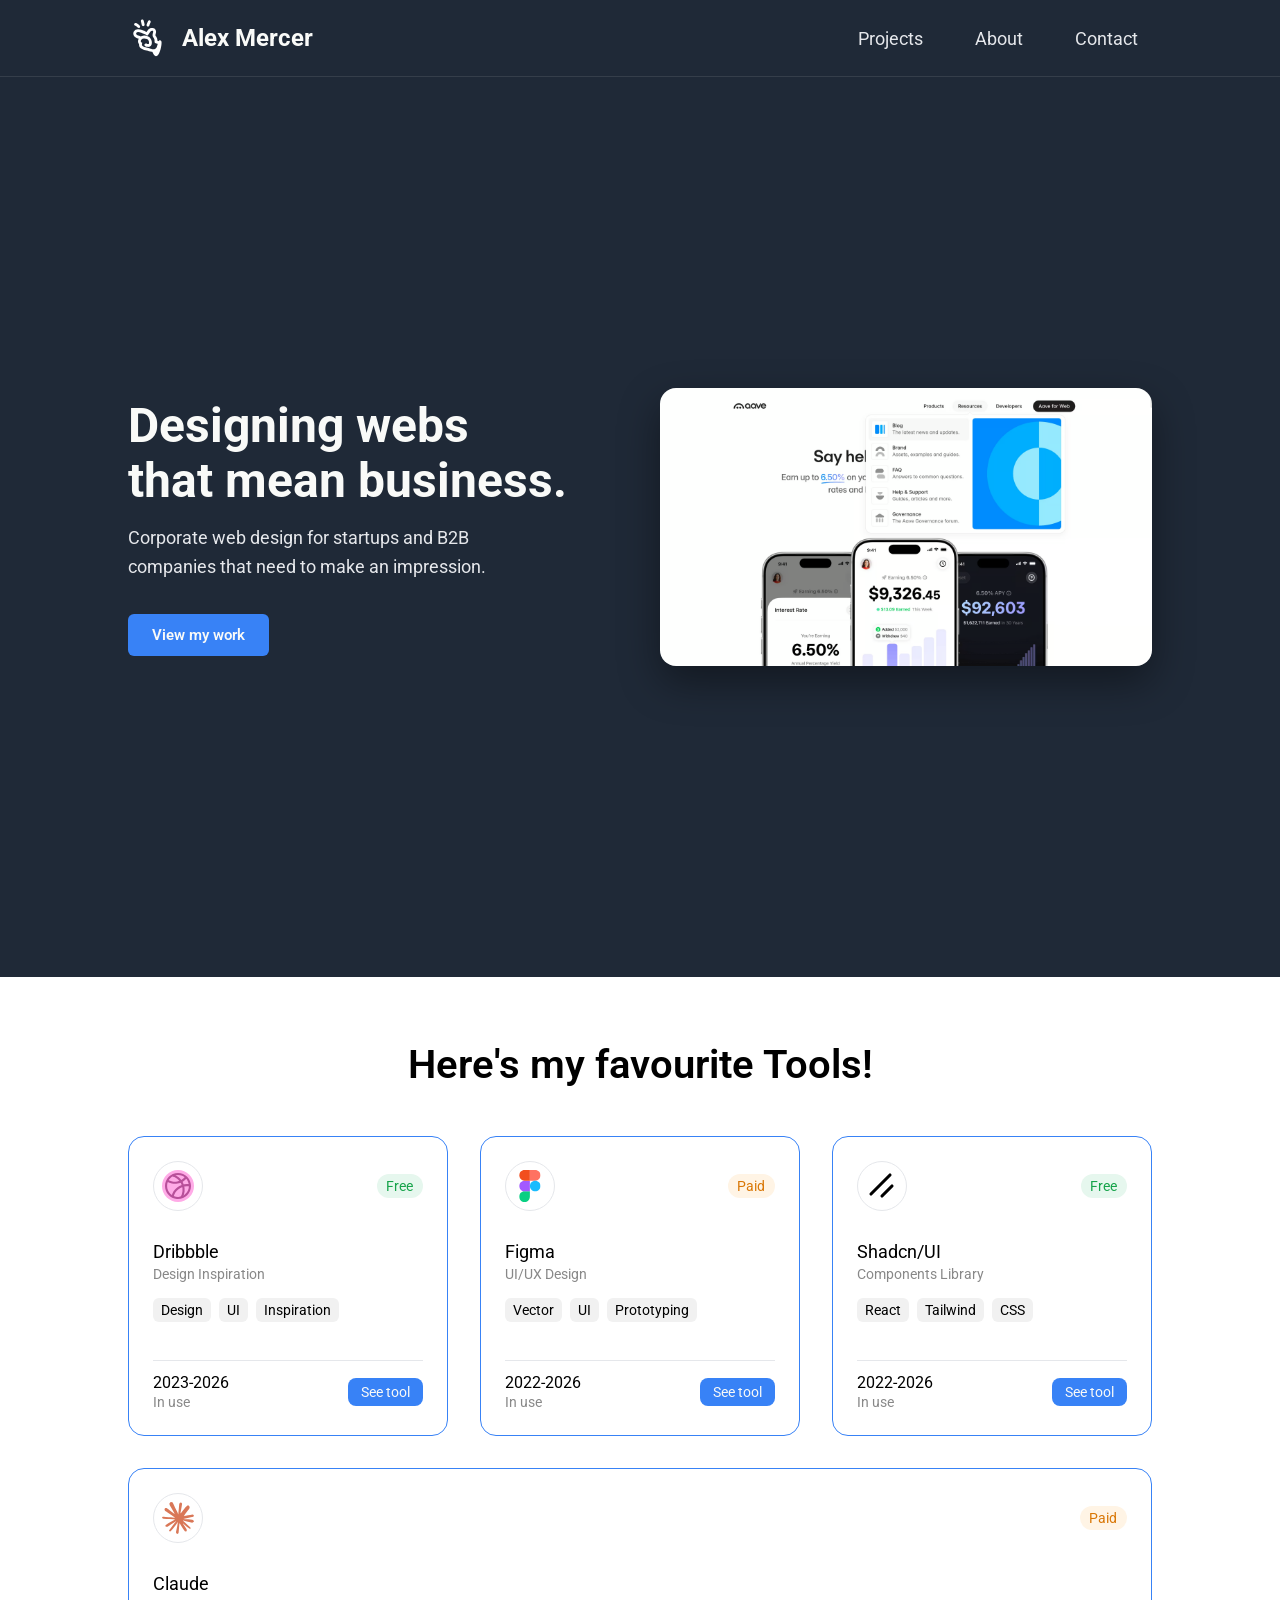
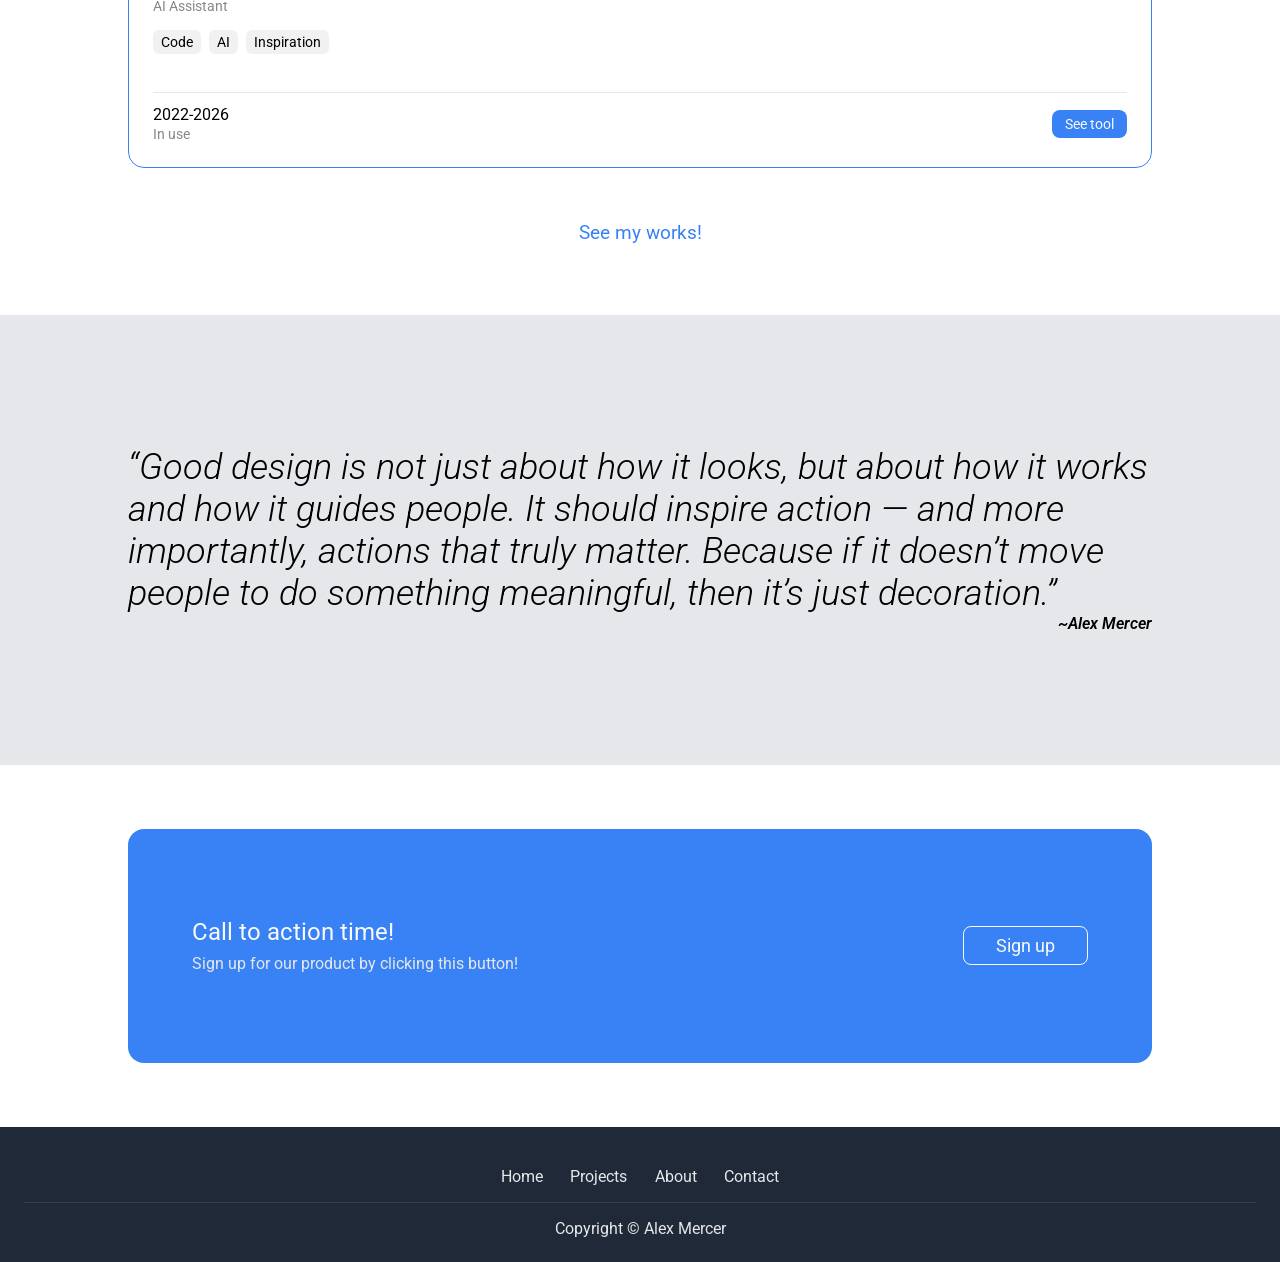
<file: index.html>
<!DOCTYPE html>
<html lang="en">

<head>
  <meta charset="UTF-8">
  <meta name="viewport" content="width=device-width, initial-scale=1.0">

  <meta name="description"
    content="We provide guidance in areas such as leadership development, process refinement, and growth planning - helping you stay resilient in an evolving marketplace.">
  <meta name="author" content="Paula, Daniele and Francesco">

  <meta property="og:title" content="Alex Mercer - Home">
  <meta property="og:description"
    content="We provide guidance in areas such as leadership development, process refinement, and growth planning.">
  <meta property="og:type" content="website">

  <title>Alex Mercer - Home</title>

  <link rel="icon" href="assets/logos/logo.svg" type="image/svg+xml">

  <link rel="preconnect" href="https://fonts.googleapis.com">
  <link rel="preconnect" href="https://fonts.gstatic.com" crossorigin>
  <link
    href="https://fonts.googleapis.com/css2?family=Roboto+Mono:ital,wght@0,100..700;1,100..700&family=Roboto:ital,wght@0,100..900;1,100..900&display=swap"
    rel="stylesheet">

  <link rel="stylesheet" href="https://use.hugeicons.com/font/icons.css">

  <link rel="stylesheet" href="css/base.css">

  <link rel="stylesheet" href="css/components/header.css">
  <link rel="stylesheet" href="css/components/footer.css">

  <link rel="stylesheet" href="css/pages/home.css">
</head>

<body>
  <header class="header">
    <a href="index.html" class="header-logo">
      <img src="assets/logos/logo.svg" alt="Alex Mercer's Logo">
      <span>Alex Mercer</span>
    </a>
    <div>
      <input type="checkbox" id="menu-toggle" class="menu-checkbox">
      <label for="menu-toggle" class="hamburger" aria-label="Toggle navigations">
        <span class="bar"></span>
        <span class="bar"></span>
        <span class="bar"></span>
      </label>

      <nav class="nav">
        <ul class="nav-items">
          <li><a href="projects.html">Projects</a></li>
          <li><a href="about.html">About</a></li>
          <li><a href="contact.html">Contact</a></li>
        </ul>
      </nav>
    </div>
  </header>

  <main>
    <section class="hero-wrapper">
      <section class="hero-section">
        <div class="hero-copy">
          <h1 class="hero-title">
            Designing webs<br>that mean business.
          </h1>
          <p class="hero-sub">Corporate web design for startups and B2B companies that need to make an
            impression.</p>
          <a href="projects.html" class="btn hero-btn">View my work</a>
        </div>
        <div class="hero-visual">
          <img class="hero-img" src="assets/img/Hero.png" alt="One of Alex Mercer's latest Projects">
        </div>
      </section>
    </section>

    <section class="tools-wrapper">
      <h2 class="tools-title">Here's my favourite Tools!</h2>
      <section class="card-section">

        <article class="card">
          <header class="card-header">
            <div class="card-logo">
              <img src="assets/cards-svgs/dribbble.svg" alt="Dribbble Logo">
            </div>
            <div class="card-badge free">
              <p>Free</p>
            </div>
          </header>
          <div class="card-content">
            <h3>Dribbble</h3>
            <p>Design Inspiration</p>
            <ul class="card-labels">
              <li>Design</li>
              <li>UI</li>
              <li>Inspiration</li>
            </ul>
          </div>
          <footer class="card-footer">
            <div class="card-time">
              <p>2023-2026</p>
              <span>In use</span>
            </div>
            <a href="https://dribbble.com/" class="btn card-btn">See tool</a>
          </footer>
        </article>

        <article class="card">
          <header class="card-header">
            <div class="card-logo">
              <img src="assets/cards-svgs/figma.svg" alt="Figma Logo">
            </div>
            <div class="card-badge paid">
              <p>Paid</p>
            </div>
          </header>
          <div class="card-content">
            <h3>Figma</h3>
            <p>UI/UX Design</p>
            <ul class="card-labels">
              <li>Vector</li>
              <li>UI</li>
              <li>Prototyping</li>
            </ul>
          </div>
          <footer class="card-footer">
            <div class="card-time">
              <p>2022-2026</p>
              <span>In use</span>
            </div>
            <a href="https://www.figma.com/" class="btn card-btn">See tool</a>
          </footer>
        </article>

        <article class="card">
          <header class="card-header">
            <div class="card-logo">
              <img src="assets/cards-svgs/shadcn-ui.svg" alt="Shadcn/UI Logo">
            </div>
            <div class="card-badge free">
              <p>Free</p>
            </div>
          </header>
          <div class="card-content">
            <h3>Shadcn/UI</h3>
            <p>Components Library</p>
            <ul class="card-labels">
              <li>React</li>
              <li>Tailwind</li>
              <li>CSS</li>
            </ul>
          </div>
          <footer class="card-footer">
            <div class="card-time">
              <p>2022-2026</p>
              <span>In use</span>
            </div>
            <a href="https://ui.shadcn.com/" class="btn card-btn">See tool</a>
          </footer>
        </article>

        <article class="card">
          <header class="card-header">
            <div class="card-logo">
              <img src="assets/cards-svgs/claude-ai-icon.svg" alt="Claude Logo">
            </div>
            <div class="card-badge paid">
              <p>Paid</p>
            </div>
          </header>
          <div class="card-content">
            <h3>Claude</h3>
            <p>AI Assistant</p>
            <ul class="card-labels">
              <li>Code</li>
              <li>AI</li>
              <li>Inspiration</li>
            </ul>
          </div>
          <footer class="card-footer">
            <div class="card-time">
              <p>2022-2026</p>
              <span>In use</span>
            </div>
            <a href="https://claude.ai/" class="btn card-btn">See tool</a>
          </footer>
        </article>
      </section>
      <a href="projects.html" class="tools-cta">
        <h3>See my works!</h3>
      </a>
    </section>

    <section class="banner-section">
      <blockquote>
        <p class="banner-quote">“Good design is not just about how it looks, but about how it works and how it
          guides
          people. It should inspire action —
          and more importantly, actions that truly matter. Because if it doesn’t move people to do something
          meaningful, then it’s
          just decoration.”
        </p>
        <cite class="quote-author">~Alex Mercer</cite>
      </blockquote>
    </section>

    <section class="cta-section">
      <div class="cta-text">
        <h4>Call to action time!</h4>
        <p>Sign up for our product by clicking this button!</p>
      </div>
      <div class="cta-btn-container">
        <a href="contact.html" class="cta-btn">Sign up</a>
      </div>
    </section>
  </main>

  <footer class="footer">
    <nav>
      <ul class="nav-footer">
        <li><a href="index.html">Home</a></li>
        <li><a href="projects.html">Projects</a></li>
        <li><a href="about.html">About</a></li>
        <li><a href="contact.html">Contact</a></li>
      </ul>
    </nav>
    <p>Copyright © Alex Mercer</p>
  </footer>
</body>

</html>
</file>
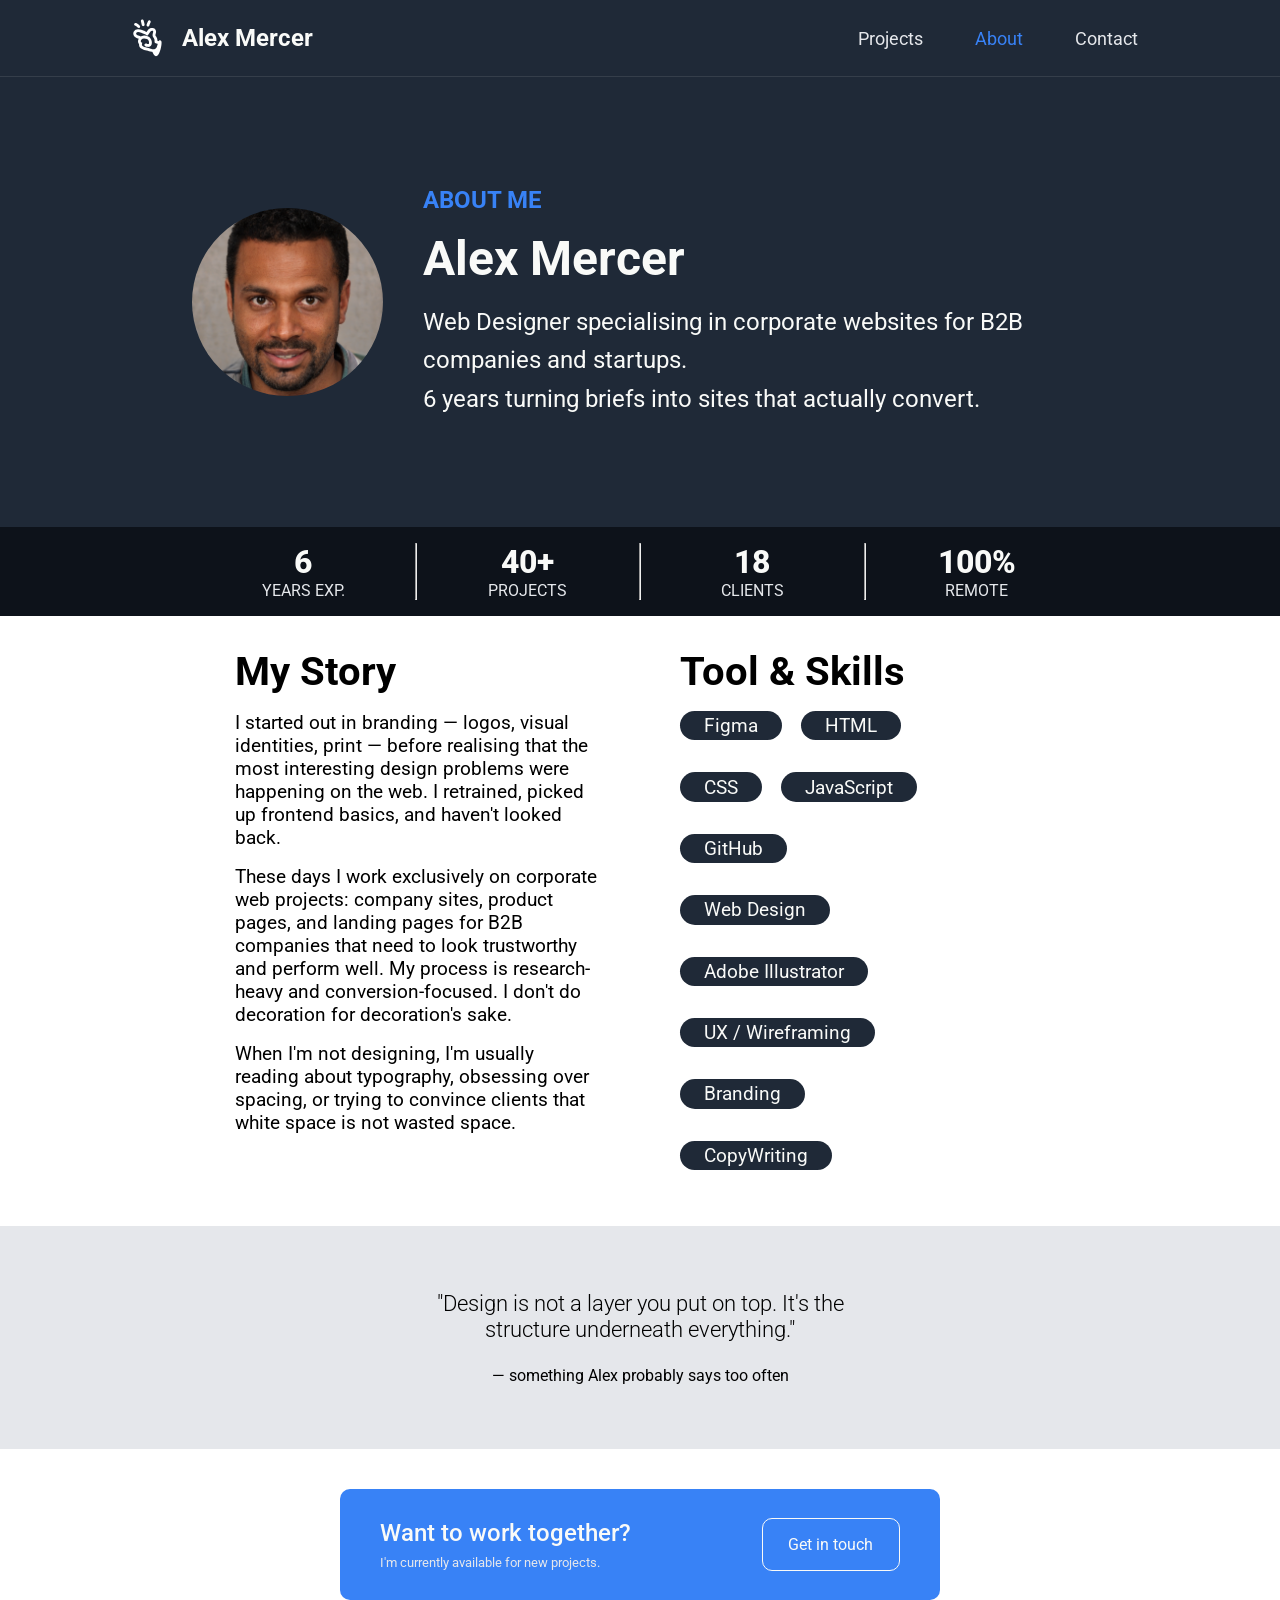
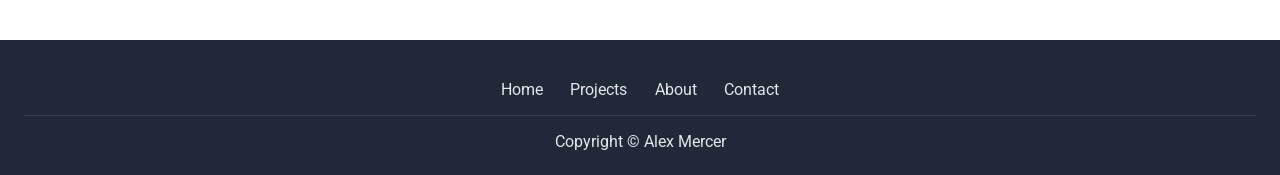
<file: about.html>
<!DOCTYPE html>
<html lang="en">

<head>
    <meta charset="UTF-8">
    <meta name="viewport" content="width=device-width, initial-scale=1.0">

    <meta name="description"
        content="We provide guidance in areas such as leadership development, process refinement, and growth planning - helping you stay resilient in an evolving marketplace.">
    <meta name="author" content="Paula, Daniele and Francesco">

    <meta property="og:title" content="Alex Mercer - About">
    <meta property="og:description"
        content="We provide guidance in areas such as leadership development, process refinement, and growth planning.">
    <meta property="og:type" content="website">

    <title>Alex Mercer - About</title>

    <link rel="icon" href="assets/logos/logo.svg" type="image/svg+xml">

    <link rel="preconnect" href="https://fonts.googleapis.com">
    <link rel="preconnect" href="https://fonts.gstatic.com" crossorigin>
    <link
        href="https://fonts.googleapis.com/css2?family=Roboto+Mono:ital,wght@0,100..700;1,100..700&family=Roboto:ital,wght@0,100..900;1,100..900&display=swap"
        rel="stylesheet">
    <link rel="stylesheet" href="https://use.hugeicons.com/font/icons.css">

    <link rel="stylesheet" href="css/base.css">

    <link rel="stylesheet" href="css/components/header.css">
    <link rel="stylesheet" href="css/components/footer.css">

    <link rel="stylesheet" href="css/pages/about.css">
</head>

<body>

    <header class="header">
        <a href="index.html" class="header-logo">
            <img src="assets/logos/logo.svg" alt="Alex Mercer's Logo">
            <span>Alex Mercer</span>
        </a>
        <div>
            <input type="checkbox" id="menu-toggle" class="menu-checkbox">
            <label for="menu-toggle" class="hamburger" aria-label="Toggle navigations">
                <span class="bar"></span>
                <span class="bar"></span>
                <span class="bar"></span>
            </label>

            <nav class="nav">
                <ul class="nav-items">
                    <li><a href="projects.html">Projects</a></li>
                    <li><a class="current-page" href="about.html" aria-current="page">About</a></li>
                    <li><a href="contact.html">Contact</a></li>
                </ul>
            </nav>
        </div>
    </header>

    <main>
        <section class="about-section1">
            <div class="about-section1-content">
                <figure>
                    <img src="assets/img/Avatar.png" alt="Portrait of Alex Mercer">
                </figure>

                <div class="about-section1-info">
                    <span>ABOUT ME</span>
                    <h1>Alex Mercer</h1>
                    <p>
                        Web Designer specialising in corporate websites for B2B companies and startups. <br>
                        6 years turning briefs into sites that actually convert.
                    </p>
                </div>
            </div>
        </section>

        <section class="about-section2">
            <div class="about-section2-content">
                <ol>
                    <li>
                        <h2>6</h2>
                        <span>YEARS EXP.</span>
                    </li>
                    <hr>
                    <li>
                        <h2>40+</h2>
                        <span>PROJECTS</span>
                    </li>
                    <hr>
                    <li>
                        <h2>18</h2>
                        <span>CLIENTS</span>
                    </li>
                    <hr>
                    <li>
                        <h2>100%</h2>
                        <span>REMOTE</span>
                    </li>
                </ol>
            </div>
        </section>

        <section class="about-section3">
            <div class="about-story">
                <h3>My Story</h3>
                <p>
                    I started out in branding — logos, visual identities, print — before realising that the most
                    interesting design problems were happening on the web.
                    I retrained, picked up frontend basics, and haven't looked back.
                </p>
                <p>
                    These days I work exclusively on corporate web projects: company sites, product pages, and landing
                    pages for B2B companies that need to look trustworthy and perform well.
                    My process is research-heavy and conversion-focused. I don't do decoration for decoration's sake.
                </p>
                <p>
                    When I'm not designing, I'm usually reading about typography, obsessing over spacing, or trying to
                    convince clients that white space is not wasted space.
                </p>
            </div>

            <div class="about-skills">
                <h3>Tool & Skills</h3>
                <ol>
                    <li>Figma</li>
                    <li>HTML</li>
                    <li>CSS</li>
                    <li>JavaScript</li>
                    <li>GitHub</li>
                    <li>Web Design</li>
                    <li>Adobe Illustrator</li>
                    <li>UX / Wireframing</li>
                    <li>Branding</li>
                    <li>CopyWriting</li>
                </ol>
            </div>
        </section>

        <section class="about-section4">
            <p>"Design is not a layer you put on top. It's the structure underneath everything."</p>
            <p>— something Alex probably says too often</p>
        </section>

        <section class="about-section5">
            <div class="about-section5-content">
                <div>
                    <h4>Want to work together?</h4>
                    <p>I'm currently available for new projects.</p>
                </div>
                <a href="contact.html">Get in touch</a>
            </div>
        </section>
    </main>

    <footer class="footer">
        <nav>
            <ul class="nav-footer">
                <li><a href="index.html">Home</a></li>
                <li><a href="projects.html">Projects</a></li>
                <li><a href="about.html">About</a></li>
                <li><a href="contact.html">Contact</a></li>
            </ul>
        </nav>

        <p>Copyright © Alex Mercer</p>
    </footer>
</body>

</html>
</file>
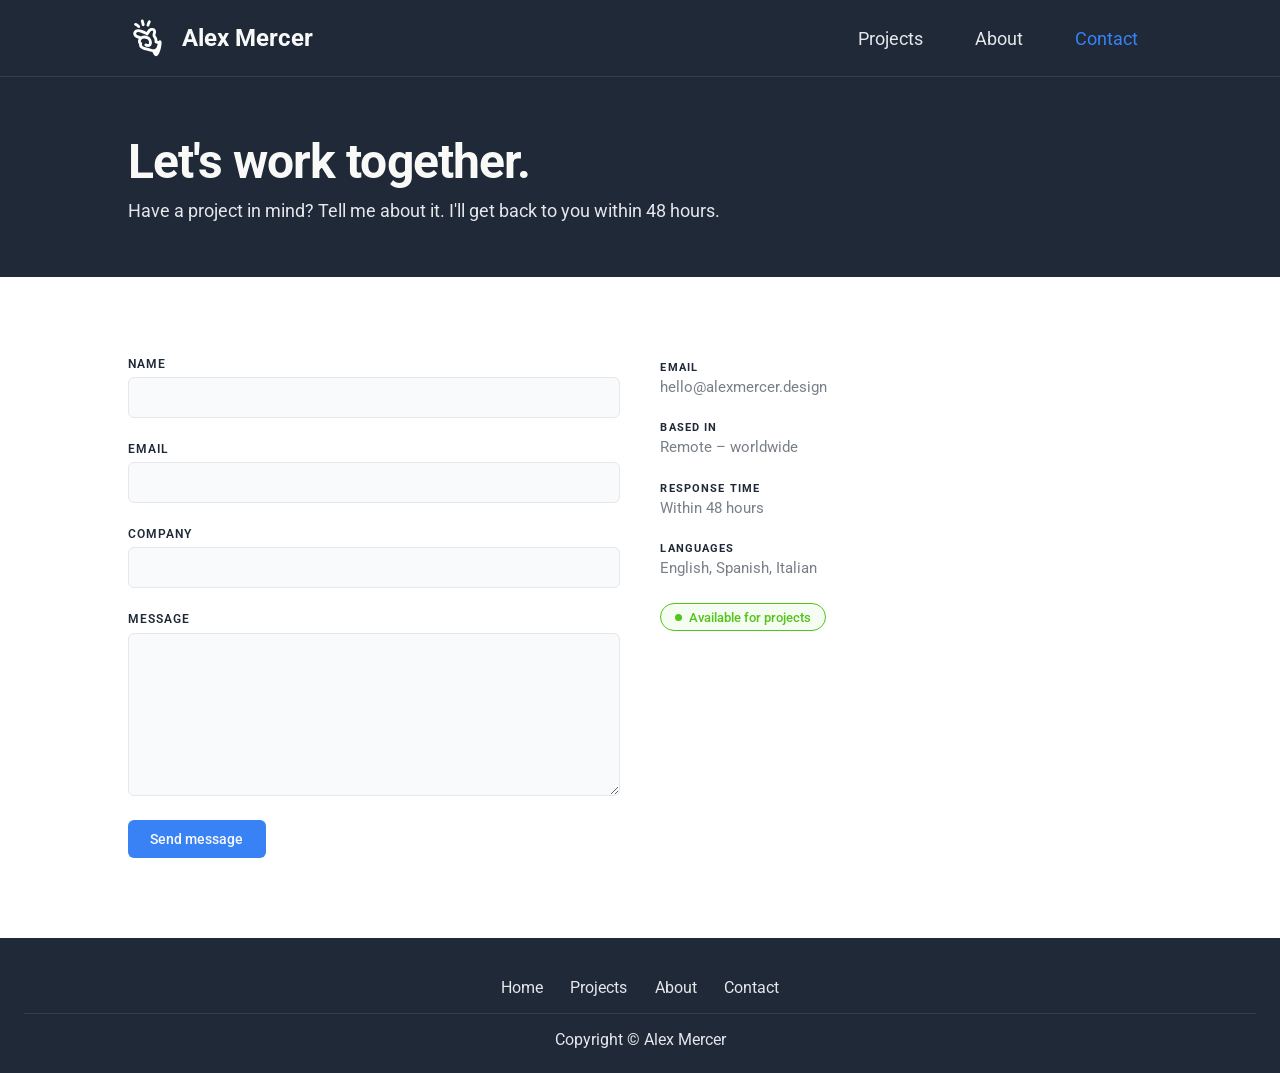
<file: contact.html>
<!DOCTYPE html>
<html lang="en">

<head>
  <meta charset="UTF-8">
  <meta name="viewport" content="width=device-width, initial-scale=1.0">

  <meta name="description"
    content="We provide guidance in areas such as leadership development, process refinement, and growth planning - helping you stay resilient in an evolving marketplace.">
  <meta name="author" content="Paula, Daniele and Francesco">

  <meta property="og:title" content="Alex Mercer - Contact">
  <meta property="og:description"
    content="We provide guidance in areas such as leadership development, process refinement, and growth planning.">
  <meta property="og:type" content="website">

  <title>Alex Mercer - Contact</title>

  <link rel="icon" href="assets/logos/logo.svg" type="image/svg+xml">

  <link rel="preconnect" href="https://fonts.googleapis.com">
  <link rel="preconnect" href="https://fonts.gstatic.com" crossorigin>
  <link
    href="https://fonts.googleapis.com/css2?family=Roboto+Mono:ital,wght@0,100..700;1,100..700&family=Roboto:ital,wght@0,100..900;1,100..900&display=swap"
    rel="stylesheet">

  <link rel="stylesheet" href="https://use.hugeicons.com/font/icons.css">

  <link rel="stylesheet" href="css/base.css">

  <link rel="stylesheet" href="css/components/header.css">
  <link rel="stylesheet" href="css/components/footer.css">

  <link rel="stylesheet" href="css/pages/contact.css">
</head>

<body>
  <header class="header">
    <a href="index.html" class="header-logo">
      <img src="assets/logos/logo.svg" alt="Alex Mercer's Logo">
      <span>Alex Mercer</span>
    </a>
    <div>
      <input type="checkbox" id="menu-toggle" class="menu-checkbox">
      <label for="menu-toggle" class="hamburger" aria-label="Toggle navigations">
        <span class="bar"></span>
        <span class="bar"></span>
        <span class="bar"></span>
      </label>

      <nav class="nav">
        <ul class="nav-items">
          <li><a href="projects.html">Projects</a></li>
          <li><a href="about.html">About</a></li>
          <li><a class="current-page" href="contact.html" aria-current="page">Contact</a></li>
        </ul>
      </nav>
    </div>
  </header>

  <main>
    <section class="contact-hero">
      <h1>Let's work together.</h1>
      <p>Have a project in mind? Tell me about it. I'll get back to you within 48 hours.</p>
    </section>

    <div class="contact-body">
      <section class="contact-left">
        <form action="#" class="contact-form" novalidate>
          <div class="form-group">
            <label for="name">Name</label>
            <input type="text" id="name" name="name" autocomplete="name" placeholder="">
          </div>

          <div class="form-group">
            <label for="email">Email</label>
            <input type="email" id="email" name="email" autocomplete="email" placeholder="">
          </div>

          <div class="form-group">
            <label for="company">Company</label>
            <input type="text" id="company" name="company" autocomplete="organization" placeholder="">
          </div>

          <div class="form-group">
            <label for="message">Message</label>
            <textarea id="message" name="message" rows="6" placeholder=""></textarea>
          </div>

          <button type="submit" class="btn-send">Send message</button>
        </form>
      </section>

      <aside class="contact-right">
        <div class="info-block">
          <span class="info-label">Email</span>
          <span class="info-value">
            <a href="mailto:hello@alexmercer.design">hello@alexmercer.design</a>
          </span>
        </div>

        <div class="info-block">
          <span class="info-label">Based in</span>
          <span class="info-value">Remote – worldwide</span>
        </div>


        <div class="info-block">
          <span class="info-label">Response time</span>
          <span class="info-value">Within 48 hours</span>
        </div>

        <div class="info-block">
          <span class="info-label">Languages</span>
          <span class="info-value">English, Spanish, Italian</span>
        </div>

        <span class="badge-available">Available for projects</span>
      </aside>
    </div>
  </main>

  <footer class="footer">
    <nav>
      <ul class="nav-footer">
        <li><a href="index.html">Home</a></li>
        <li><a href="projects.html">Projects</a></li>
        <li><a href="about.html">About</a></li>
        <li><a href="contact.html">Contact</a></li>
      </ul>
    </nav>
    <p>Copyright © Alex Mercer</p>
  </footer>
</body>

</html>
</file>
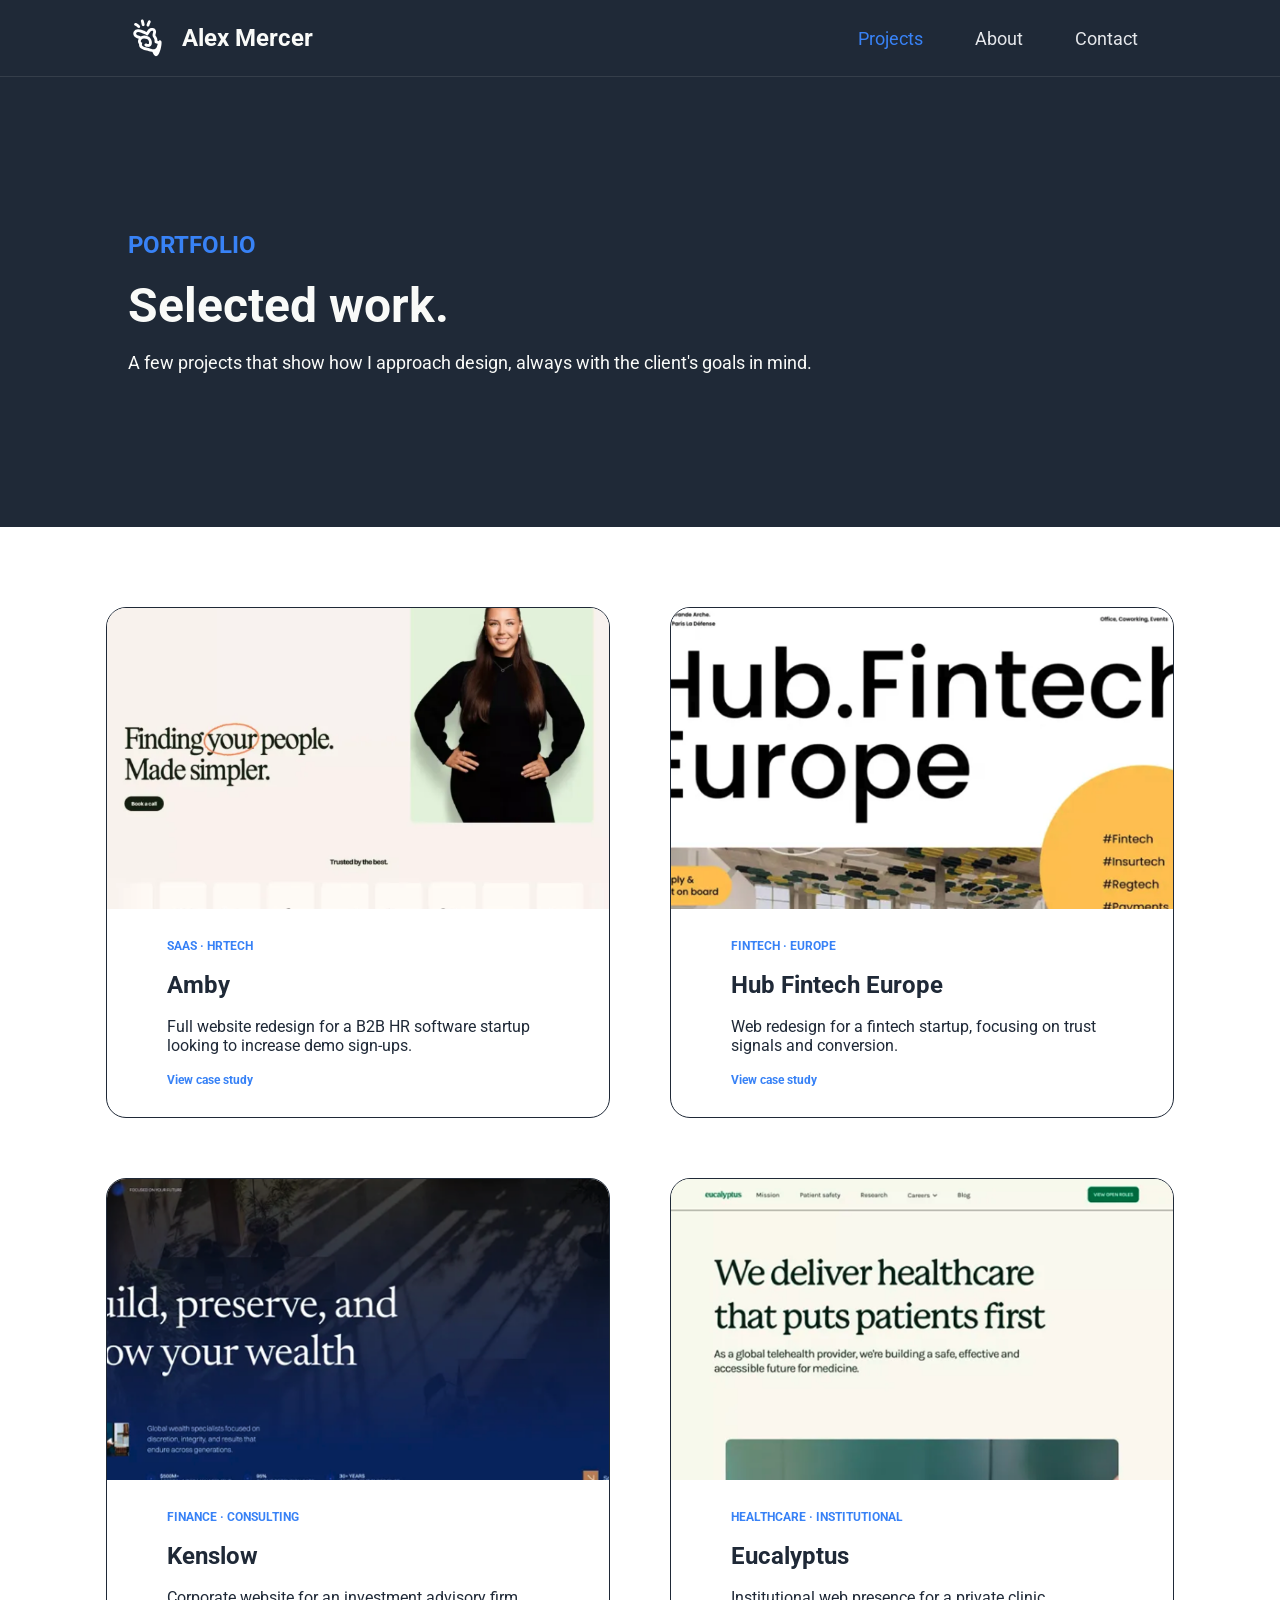
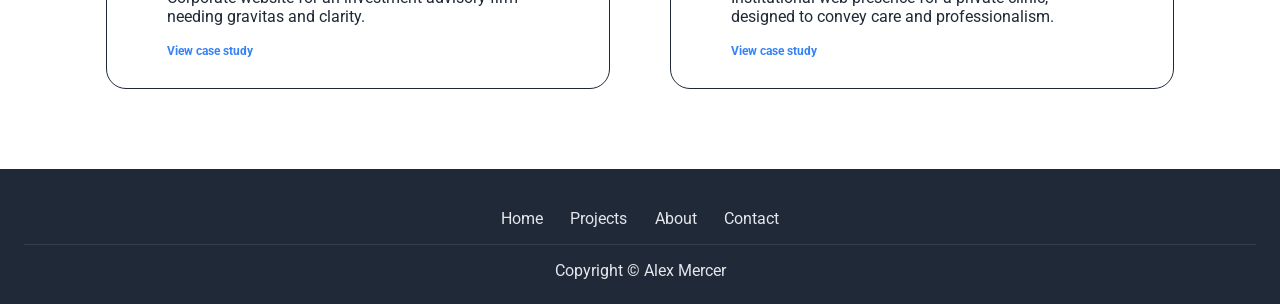
<file: projects.html>
<!DOCTYPE html>
<html lang="en">

<head>
  <meta charset="UTF-8">
  <meta name="viewport" content="width=device-width, initial-scale=1.0">

  <meta name="description"
    content="We provide guidance in areas such as leadership development, process refinement, and growth planning - helping you stay resilient in an evolving marketplace.">
  <meta name="author" content="Paula, Daniele and Francesco">

  <meta property="og:title" content="Alex Mercer - Projects">
  <meta property="og:description"
    content="We provide guidance in areas such as leadership development, process refinement, and growth planning.">
  <meta property="og:type" content="website">

  <title>Alex Mercer - Projects</title>

  <link rel="icon" href="assets/logos/logo.svg" type="image/svg+xml">

  <link rel="preconnect" href="https://fonts.googleapis.com">
  <link rel="preconnect" href="https://fonts.gstatic.com" crossorigin>
  <link
    href="https://fonts.googleapis.com/css2?family=Roboto+Mono:ital,wght@0,100..700;1,100..700&family=Roboto:ital,wght@0,100..900;1,100..900&display=swap"
    rel="stylesheet">

  <link rel="stylesheet" href="https://use.hugeicons.com/font/icons.css">

  <link rel="stylesheet" href="css/base.css">

  <link rel="stylesheet" href="css/components/header.css">
  <link rel="stylesheet" href="css/components/footer.css">

  <link rel="stylesheet" href="css/pages/projects.css">
</head>

<body>
  <header class="header">
    <a href="index.html" class="header-logo">
      <img src="assets/logos/logo.svg" alt="Alex Mercer's Logo">
      <span>Alex Mercer</span>
    </a>
    <div>
      <input type="checkbox" id="menu-toggle" class="menu-checkbox">
      <label for="menu-toggle" class="hamburger" aria-label="Toggle navigations">
        <span class="bar"></span>
        <span class="bar"></span>
        <span class="bar"></span>
      </label>

      <nav class="nav">
        <ul class="nav-items">
          <li><a class="current-page" href="projects.html" aria-current="page">Projects</a></li>
          <li><a href="about.html">About</a></li>
          <li><a href="contact.html">Contact</a></li>
        </ul>
      </nav>
    </div>
  </header>

  <main>
    <section class="projects-hero">
      <div class="text-wrapper">
        <h2 class="proj-hero-subtitle">PORTFOLIO</h2>
        <h1 class="proj-hero-title">Selected work.</h1>
        <p class="proj-hero-desc">
          A few projects that show how I approach design, always with the
          client's goals in mind.
        </p>
      </div>
    </section>

    <section class="projects-section">

      <article class="proj-card">
        <div class="proj-img-container">
          <img src="assets/projects-img/project01.png" alt="Amby-project" class="proj-img" />
        </div>
        <div class="proj-info-container">
          <h4 class="proj-theme">SAAS · HRTECH</h4>
          <h3 class="proj-name">Amby</h3>
          <p class="proj-desc">
            Full website redesign for a B2B HR software startup looking to
            increase demo sign-ups.
          </p>
          <a href="#" class="proj-link">View case study</a>
        </div>
      </article>

      <article class="proj-card">
        <div class="proj-img-container">
          <img src="assets/projects-img/project02.png" alt="fintech-project" class="proj-img" />
        </div>
        <div class="proj-info-container">
          <h4 class="proj-theme">FINTECH · EUROPE</h4>
          <h3 class="proj-name">Hub Fintech Europe</h3>
          <p class="proj-desc">
            Web redesign for a fintech startup, focusing on trust signals and
            conversion.
          </p>
          <a href="#" class="proj-link">View case study</a>
        </div>
      </article>

      <article class="proj-card">
        <div class="proj-img-container">
          <img src="assets/projects-img/project03.png" alt="Kenslow-project" class="proj-img" />
        </div>
        <div class="proj-info-container">
          <h4 class="proj-theme">FINANCE · CONSULTING</h4>
          <h3 class="proj-name">Kenslow</h3>
          <p class="proj-desc">
            Corporate website for an investment advisory firm needing gravitas
            and clarity.
          </p>
          <a href="#" class="proj-link">View case study</a>
        </div>
      </article>

      <article class="proj-card">
        <div class="proj-img-container">
          <img src="assets/projects-img/project04.png" alt="eucalyptus-project" class="proj-img" />
        </div>
        <div class="proj-info-container">
          <h4 class="proj-theme">HEALTHCARE · INSTITUTIONAL</h4>
          <h3 class="proj-name">Eucalyptus</h3>
          <p class="proj-desc">
            Institutional web presence for a private clinic, designed to
            convey care and professionalism.
          </p>
          <a href="#" class="proj-link">View case study</a>
        </div>
      </article>
    </section>
  </main>

  <footer class="footer">
    <nav>
      <ul class="nav-footer">
        <li><a href="index.html">Home</a></li>
        <li><a href="projects.html">Projects</a></li>
        <li><a href="about.html">About</a></li>
        <li><a href="contact.html">Contact</a></li>
      </ul>
    </nav>
    <p>Copyright © Alex Mercer</p>
  </footer>
</body>

</html>
</file>
<file: css/base.css>
:root {
    --color-white: #F9FAF8;
    --color-dark: #1F2937;
    --color-darkest: #0d121a;
    --color-grey: #E5E7EB;
    --color-grey-dark: #888;
    --color-white-semi: rgba(245, 245, 245, 0.1);

    --color-accent: #3882F6;
    --color-accent-hover: color-mix(in srgb, var(--color-accent) 85%, #000);
    --color-accent-semi: rgba(56, 130, 246, 0.3);

    --color-error: #ff4d4f;
    --color-success: #52c41a;
    --color-warning: #faad14;

    --logo-size: 1.5rem;
    --hero-main: 3rem;
    --hero-secondary: 1.125rem;
    --information-header: 2.25rem;
    --quote-text: 2.25rem;

    --font-roboto: 'Roboto', system-ui, sans-serif;
    --font-mono: 'Roboto Mono', Consolas, monospace;
}

*, *::before, *::after {
    margin: 0;
    padding: 0;
    box-sizing: border-box;
}

html {
    scroll-behavior: smooth;
}

body {
    margin: 0;
    padding: 0;
    font-family: var(--font-roboto);
}

h1, h2, h3, h4, h5, h6,
p,
span,
small, strong, em {
    margin: 0;
    padding: 0;
    font-weight: normal;
}

ul, ol {
    margin: 0;
    padding: 0;
    list-style-type: none;
}

a {
    margin: 0;
    padding: 0;
    text-decoration: none;
}

button, input, select, textarea {
    margin: 0;
    padding: 0;
    font-family: inherit;
    font-size: inherit;
    color: inherit;
    background: none;
    border: none;
    outline: none;
}

img, picture, video, canvas, svg {
    display: block;
    max-width: 100%;
    height: auto;
}
</file>
<file: css/components/header.css>
.header {
  display: flex;
  justify-content: space-between;
  align-items: center;
  background-color: var(--color-dark);
  border-bottom: 1px solid var(--color-white-semi);
  padding: 1.125rem 8rem;
}

.header-logo {
  display: flex;
  align-items: center;
  gap: 0.875rem;
}

.header-logo img {
  height: 2.5rem;
  width: auto;
}

.header-logo span {
  color: var(--color-white);
  font-size: var(--logo-size);
  font-weight: 700;
}

.nav-items {
  display: flex;
  align-items: center;
  gap: 1.5rem;
}

.nav-items a {
  font-size: var(--hero-secondary);
  color: var(--color-grey);
  padding: 0.5rem 0.875rem;
  border-radius: 0.5rem;
  transition: 0.15s ease-in-out;
}

.nav-items a:hover {
  background-color: var(--color-accent-semi);
  color: var(--color-accent);
}

.nav-items .current-page{
  color: var(--color-accent);
}

.menu-checkbox {
  display: none;
}

.hamburger {
  display: none;
  cursor: pointer;
  padding: 10px;
}

.bar {
  display: block;
  width: 25px;
  height: 3px;
  margin: 5px 0;
  background-color: var(--color-white);
  transition: 0.3s;
}

@media (max-width: 1024px) {
  .header {
    padding: 1.125rem 3rem;
  }
}

@media (max-width: 768px) {
  .header {
    padding: 1rem 1.25rem;
    justify-content: space-between;
  }

  .hamburger {
    display: block;
  }

  .nav {
    position: fixed;
    top: 70px;
    left: -100%;
    width: 100%;
    background-color: var(--color-dark);
    border-top: 2px solid var(--color-white);
    border-bottom: 2px solid var(--color-white);
    transition: left 0.4s ease;
  }

  .nav-items {
    flex-direction: column;
    align-items: center;
    gap: 1.5rem;
    padding: 1rem;
  }

  .menu-checkbox:checked~.hamburger~.nav {
    left: 0;
  }

  .menu-checkbox:checked~.hamburger .bar:nth-child(1) {
    transform: translateY(8px) rotate(45deg);
  }

  .menu-checkbox:checked~.hamburger .bar:nth-child(2) {
    opacity: 0;
  }

  .menu-checkbox:checked~.hamburger .bar:nth-child(3) {
    transform: translateY(-8px) rotate(-45deg);
  }

  .nav-items a {
    padding: 0.5rem 0.875rem;
    font-size: var(--hero-secondary);
  }
}
</file>
<file: css/components/footer.css>
.footer {
    width: 100%;
    background-color: var(--color-dark);
    text-align: center;
    color: var(--color-grey);
    padding: 1.5rem;
}

.footer .nav-footer {
    display: flex;
    justify-content: center;
    gap: 1.7rem;
    margin-bottom: 1rem;
    padding: 1rem;
    border-bottom: 1px solid var(--color-white-semi);
}

.footer .nav-footer a {
    color: var(--color-grey);
    transition: 0.15s ease-in-out;
}

footer .nav-footer a:hover,
footer .nav-footer a:active {
    color: var(--color-accent);
}
</file>
<file: css/pages/home.css>
.hero-wrapper {
  background: var(--color-dark);
  font-family: var(--font-roboto);
  min-height: 100vh;
  display: flex;
  align-items: center;
}

.hero-section {
  width: 100%;
  padding: 5rem 8rem;
  font-size: 0;
}

.hero-copy,
.hero-visual {
  display: inline-block;
  vertical-align: middle;
  width: 48%;
  font-size: 1rem;
}

.hero-copy {
  margin-right: 4%;
}

.hero-title {
  font-size: var(--hero-main);
  font-family: var(--font-roboto);
  font-weight: 700;
  line-height: 1.15;
  color: var(--color-white);
  margin-bottom: 1rem;
}

.hero-sub {
  font-family: var(--font-roboto);
  font-size: var(--hero-secondary);
  line-height: 1.6;
  color: var(--color-grey);
  max-width: 36ch;
  margin-bottom: 2rem;
}

.hero-btn {
  display: inline-block;
  padding: .75rem 1.5rem;
  background: var(--color-accent);
  color: var(--color-white);
  font-family: var(--font-roboto);
  font-size: .95rem;
  font-weight: 600;
  border-radius: 6px;
  text-decoration: none;
  transition: background .15s ease-in-out, transform .15s ease-in-out;
}

.hero-btn:hover {
  background: var(--color-accent-hover);
  transform: translateY(-0.125rem);
}

.hero-img {
  width: 100%;
  height: auto;
  border-radius: 1rem;
  display: block;
  box-shadow: 0 16px 40px rgba(0, 0, 0, .4);
}

.tools-wrapper {
  display: flex;
  flex-direction: column;
  justify-content: center;
  align-items: center;
  padding: 4rem 8rem;
  gap: 1rem;
}

.tools-title {
  font-family: var(--font-roboto);
  font-size: 2.5rem;
  font-weight: 600;
  text-align: center;
  margin-bottom: 2rem;
}

.card-section {
  display: flex;
  flex-wrap: wrap;
  gap: 2rem;
}

.card {
  flex: 1 1 calc(25% - 2rem);
  min-width: 250px;
  display: flex;
  flex-direction: column;
  justify-content: space-between;
  border-radius: 1rem;
  padding: 1.5rem;
  border: 1px solid var(--color-accent);
  transition: transform 0.15s ease, box-shadow 0.3s ease;
  gap: 0.875rem;
}

.card:hover {
  transform: translateY(-0.125rem);
  box-shadow: 0 10px 24px rgba(0, 0, 0, 0.04);
}

.card-header {
  display: flex;
  justify-content: space-between;
  align-items: center;
}

.card-logo {
  border: 1px solid var(--color-grey);
  border-radius: 555px;
  padding: 0.5rem;
}

.card-logo img {
  width: 32px;
  height: 32px;
}

.card-badge {
  font-size: 0.875rem;
  padding: 0.25rem 0.6rem;
  border-radius: 999px;
  font-weight: 600;
}

.card-badge.free {
  background: #e6f7ee;
  color: #16a34a;
}

.card-badge.paid {
  background: #fff4e5;
  color: #d97706;
}

.card-content h3 {
  margin-top: 1rem;
  font-size: 1.125rem;
  font-family: var(--font-roboto);
}

.card-content p {
  font-size: 0.875rem;
  margin: 0.25rem 0 1rem;
  color: var(--color-grey-dark);
  font-family: var(--font-roboto);
}

.card-labels {
  display: flex;
  flex-wrap: wrap;
  gap: 0.5rem;
}

.card-labels li {
  font-size: 0.875rem;
  background: #f1f1f1;
  padding: 0.25rem 0.5rem;
  border-radius: 0.375rem;
}

.card-footer {
  margin-top: 1.5rem;
  display: flex;
  justify-content: space-between;
  align-items: center;
  padding-top: 0.75rem;
  border-top: 1px solid var(--color-grey);
}

.card-time p {
  font-size: 1rem;
}

.card-time span {
  font-size: 0.875rem;
  color: var(--color-grey-dark);
}

.card-btn {
  background-color: var(--color-accent);
  color: var(--color-white);
  font-size: 0.875rem;
  padding: 0.4rem 0.8rem;
  border-radius: 0.5rem;
  transition: color .15s ease-in-out,
    background-color .15s ease-in-out,
    transform .15s ease-in-out;
}

.card-btn:hover {
  color: var(--color-accent);
  background-color: transparent;
  transform: translateY(-0.125rem);
}

.tools-cta {
  width: fit-content;
  text-align: center;
  color: var(--color-accent);
  margin-top: 2rem;
  padding: 0.4rem 0.8rem;
  border-radius: 0.5rem;
  transition: 0.15s ease-in-out;
}

.tools-cta:hover {
  transform: translateY(-0.125rem);
  background-color: var(--color-accent);
  color: var(--color-white);
}

.banner-section {
  display: flex;
  flex-direction: column;
  align-items: center;
  justify-content: center;
  background-color: var(--color-grey);
  min-height: 50vh;
  padding: 5rem 8rem;
}

blockquote {
  display: flex;
  flex-direction: column;
}

.banner-quote {
  font-size: var(--quote-text);
  font-weight: 300;
  font-style: italic;
}

.quote-author {
  align-self: flex-end;
  font-weight: 600;
  font-size: 1rem;
}

.cta-section {
  display: flex;
  justify-content: space-between;
  align-items: center;
  background-color: var(--color-accent);
  border-radius: 1rem;
  min-height: 26vh;
  padding: 2rem 4rem;
  margin: 4rem 8rem;
}

.cta-text {
  display: flex;
  flex-direction: column;
  gap: 0.5rem;
}

.cta-text h4 {
  color: var(--color-white);
  font-size: 1.5rem;
}

.cta-text p {
  color: var(--color-grey);
}

.cta-btn {
  display: inline-flex;
  font-size: var(--hero-secondary);
  border-radius: 0.5rem;
  padding: 0.5rem 2rem;
  cursor: pointer;
  color: var(--color-white);
  border: 1px solid var(--color-white);
  transition: background-color .15s ease-in-out,
    color .15s ease-in-out,
    transform .15s ease-in-out;
}

.cta-btn:hover {
  background-color: var(--color-white);
  color: var(--color-accent);
  transform: translateY(-0.125rem);
}

@media (max-width: 1024px) {

  .hero-section {
    padding: 4rem 3rem;
  }

  .hero-copy,
  .hero-visual {
    width: 48%;
  }

  .tools-wrapper {
    padding: 3rem;
  }

  .card-section {
    gap: 1rem;
  }

  .card {
    flex: 0 1 calc(50% - 1rem);
    min-width: unset;
  }

  .banner-section {
    padding: 4rem 3rem;
    min-height: unset;
  }

  .banner-quote {
    font-size: 1.875rem;
  }

  .cta-section {
    margin: 3rem;
    padding: 2rem 3rem;
    min-height: 10vh;
  }
}

@media (max-width: 768px) {

  .hero-section {
    padding: 1.5rem 1.5rem 3rem;
    display: flex;
    flex-direction: column;
    gap: 2rem;
  }

  .hero-copy,
  .hero-visual {
    width: 100%;
    display: block;
  }

  .hero-title {
    font-size: 1.75rem;
  }

  .hero-sub {
    font-size: 0.95rem;
  }

  .hero-btn {
    font-size: 0.875rem;
  }

  .tools-wrapper {
    padding: 3rem 1.5rem;
  }

  .tools-title {
    font-size: 1.5rem;
  }

  .card {
    flex: 0 1 calc(50% - 1rem);
  }

  .banner-section {
    padding: 1.5rem 1.25rem;
    margin-bottom: 2rem;
    min-height: unset;
  }

  .banner-quote {
    font-size: 1.125rem;
  }

  .quote-author {
    font-size: 0.875rem;
  }

  .cta-section {
    flex-direction: column;
    align-items: flex-start;
    gap: 1.5rem;
    margin: 1.25rem 1rem;
    padding: 1rem;
    border-radius: 0.5rem;
    min-height: unset;
  }

  .cta-text h4 {
    font-size: 1.125rem;
  }

  .cta-text p {
    font-size: 0.875rem;
  }

  .cta-btn {
    font-size: 0.875rem;
    padding: 0.4rem 1.25rem;
  }
}

@media (max-width: 480px) {
  .hero-section {
    padding: 1rem;
    gap: 1.5rem;
  }

  .hero-title {
    font-size: 2.5rem;
  }

  .hero-sub {
    font-size: 1rem;
  }

  .hero-btn {
    font-size: 0.8rem;
    padding: 0.6rem 1.2rem;
  }

  .tools-wrapper {
    padding: 2rem 1rem;
  }

  .tools-title {
    font-size: 1.5rem;
  }

  .card {
    flex: 0 1 100%;
  }

  .card-content h3 {
    font-size: 1rem;
  }

  .banner-section {
    padding: 2rem 1rem;
    margin-bottom: 1.5rem;
  }

  .banner-quote {
    font-size: 1.5rem;
  }

  .quote-author {
    font-size: 1rem;
  }

  .cta-section {
    margin: 1rem 0.5rem;
    padding: 0.8rem;
  }

  .cta-text h4 {
    font-size: 1.125rem;
  }

  .cta-text p {
    font-size: 0.8rem;
  }

  .cta-btn {
    font-size: 0.8rem;
    padding: 0.4rem 1rem;
  }
}
</file>
<file: css/pages/about.css>
.about-section1 {
    width: 100%;
    display: flex;
    justify-content: center;
    background-color: var(--color-dark);
    color: var(--color-white);
}

.about-section1-content {
    width: 70%;
    min-height: 50vh;
    display: flex;
    align-items: center;
    gap: 2.5rem;
}

.about-section1-content img {
    width: 250px;
    border-radius: 100%;
}

.about-section1-info {
    display: flex;
    flex-direction: column;
    gap: 1rem;
}

.about-section1-info span {
    font-size: 1.5rem;
    font-weight: 700;
    color: var(--color-accent);
}

.about-section1-info h1 {
    font-size: 3rem;
    font-weight: 700;
}

.about-section1-info p {
    font-size: 1.5rem;
    line-height: 1.6;
}

.about-section2 {
    width: 100%;
    display: flex;
    justify-content: center;
    background-color: var(--color-darkest);
    color: var(--color-white);
}

.about-section2-content {
    width: 70%;
    padding: 1rem 0;
}

.about-section2-content ol {
    display: flex;
    justify-content: center;
}

.about-section2-content ol li {
    flex: 1;
    text-align: center;
}

.about-section2-content ol li h2 {
    font-size: 2rem;
    font-weight: 800;
}

.about-section2-content ol li span {
    color: var(--color-grey);
    font-weight: 400;
}

.about-section2-content ol li hr {
    border-color: var(--color-grey);
}

.about-section3 {
    min-height: 30vh;
    display: flex;
    justify-content: center;
    align-items: start;
    padding: 2rem;
    gap: 5rem;
    margin-bottom: 1.5rem;
}

.about-section3 div {
    width: 30%;
    min-height: 60%;
}

.about-section3 h3 {
    font-size: 2.5rem;
    font-weight: 700;
}

.about-story p {
    font-size: 1.2rem;
}

.about-section3 .about-story,
.about-section3 .about-skills {
    display: flex;
    flex-direction: column;
    gap: 1rem;
}

.about-section3 .about-skills ol {
    width: 70%;
    display: flex;
    flex-wrap: wrap;
    row-gap: 2rem;
    column-gap: 1.2rem;
}

.about-section3 .about-skills li {
    background-color: var(--color-dark);
    color: var(--color-white);
    font-size: 1.2rem;
    padding: 0.2rem 1.5rem;
    border-radius: 50px;
}

.about-section4 {
    width: 100%;
    background-color: var(--color-grey);
    text-align: center;
    padding: 2.5rem;
}

.about-section4 p {
    margin: 1.5rem 0;
}

.about-section4 p:first-of-type {
    width: 40%;
    margin-left: auto;
    margin-right: auto;
    font-size: 1.4rem;
    font-weight: 300;
}

.about-section5 {
    width: 100%;
    padding: 2.5rem;

}

.about-section5-content {
    width: 50%;
    margin-left: auto;
    margin-right: auto;
    background-color: var(--color-accent);
    color: var(--color-white);
    display: flex;
    justify-content: space-between;
    align-items: center;
    padding: 1.8rem 2.5rem;
    border-radius: 10px;
}

.about-section5-content h4 {
    font-size: 1.5rem;
    font-weight: 500;
    margin-bottom: 0.5rem;
}

.about-section5-content p {
    font-size: 0.8rem;
    color: var(--color-grey);
}

.about-section5-content a {
    color: var(--color-white);
    border: 1px solid var(--color-white);
    border-radius: 10px;
    padding: 1rem 1.6rem;
    transition: color 0.3s ease, background-color 0.3s ease;
}

.about-section5-content a:hover,
.about-section5-content a:active {
    background-color: var(--color-white);
    color: var(--color-accent);
}

@media (max-width: 768px) {

    .about-section1-content {
        width: 90%;
        padding: 0.5rem;
        flex-direction: column;
        text-align: left;
        gap: 1.5rem;
    }

    .about-section1-info {
        gap: 0.5rem;
    }

    .about-section1-content img {
        width: 150px;
    }

    .about-section1-info span {
        font-size: 1rem;
        font-weight: 500;
        text-align: center;
    }

    .about-section1-info h1 {
        font-size: 2.5rem;
    }

    .about-section1-info p {
        font-size: 1.1rem;
    }

    .about-section2-content {
        width: 100%;
    }

    .about-section2-content ol {
        justify-content: space-between;
    }

    .about-section2-content ol li h2 {
        font-size: 1.6rem;
        font-weight: 700;
    }

    .about-section2-content ol li span {
        font-size: 0.9rem;
    }

    .about-section3 {
        flex-direction: column;
        text-align: center;
        padding: 1rem;
        gap: 2rem;
    }

    .about-section3 div {
        width: 100%;
    }

    .about-section3 h3 {
        font-size: 2rem;
        font-weight: bold;
    }

    .about-section3 .about-skills ol {
        width: 100%;
        align-items: center;
        justify-content: center;
        row-gap: 0.8rem;
        column-gap: 0.8rem;
    }

    .about-section3 .about-skills li {
        padding: 0.2rem 1rem;
    }

    .about-section4 {
        padding: 1.8rem;
    }

    .about-section4 p {
        margin: 1rem 0;
    }

    .about-section4 p:first-of-type {
        width: 100%;
        font-size: 1.2rem;
    }

    .about-section5-content {
        width: 100%;
        flex-direction: column;
        text-align: center;
        padding: 1.2rem 2rem;
        gap: 1rem;
    }

    .about-section5-content a {
        padding: 0.5rem 1rem;
    }
}

@media (min-width: 768px) and (max-width: 1024px) {

    .about-section1-content {
        width: 90%;
    }

    .about-section1-content img {
        width: 350px;

    }

    .about-section2-content {
        width: 100%;
    }

    .about-section3 {
        gap: 1rem;
    }

    .about-section3 div {
        width: 50%;
    }

    .about-section3 .about-skills ol {
        width: 100%;
    }

    .about-section4 p:first-of-type {
        width: 90%;
    }

    .about-section5-content {
        width: 85%;
    }

}
</file>
<file: css/pages/contact.css>
.contact-main {
  display: flex;
  flex-direction: column;
}

.contact-hero {
  background-color: var(--color-dark);
  padding: 3.5rem 8rem;
}

.contact-hero h1 {
  font-size: var(--hero-main);
  font-weight: 700;
  color: var(--color-white);
  letter-spacing: -0.02em;
  margin-bottom: 0.6rem;
}

.contact-hero p {
  font-size: var(--hero-secondary);
  color: var(--color-grey);
  font-weight: 400;
}

.contact-body {
  display: flex;
  justify-content: space-between;
  padding: 5rem 8rem;
}

.contact-left,
.contact-right {
  width: 48%;
}

.contact-form {
  display: flex;
  flex-direction: column;
  gap: 1.5rem;
}

.form-group {
  display: flex;
  flex-direction: column;
  gap: 0.4rem;
}

.form-group label {
  font-size: 0.75rem;
  font-weight: 600;
  letter-spacing: 0.08em;
  text-transform: uppercase;
  color: var(--color-dark);
}

.form-group input,
.form-group textarea {
  width: 100%;
  padding: 0.65rem 0.85rem;
  border: 1.5px solid var(--color-grey);
  border-radius: 6px;
  background: #f8fafc;
  font-size: 0.95rem;
  color: var(--color-dark);
  transition: border-color 0.2s, box-shadow 0.2s;
}

.form-group input:focus,
.form-group textarea:focus {
  border-color: var(--color-accent);
  box-shadow: 0 0 0 3px rgba(56, 130, 246, 0.12);
  background: var(--color-white);
  outline: none;
}

.form-group textarea {
  resize: vertical;
  min-height: 130px;
  line-height: 1.55;
}

.btn-send {
  align-self: flex-start;
  padding: 0.65rem 1.4rem;
  background: var(--color-accent);
  color: var(--color-white);
  font-size: 0.9rem;
  font-weight: 500;
  border-radius: 6px;
  cursor: pointer;
  border: none;
  transition: background 0.2s, transform 0.15s;
}

.btn-send:hover {
  background: color-mix(in srgb, var(--color-accent) 85%, #000);
  transform: translateY(-1px);
}

.btn-send:active {
  transform: translateY(0);
}

.contact-right {
  display: flex;
  flex-direction: column;
  gap: 1.6rem;
  padding-top: 0.25rem;
}

.info-block {
  display: flex;
  flex-direction: column;
  gap: 0.25rem;
}

.info-label {
  font-size: 0.7rem;
  font-weight: 700;
  letter-spacing: 0.1em;
  text-transform: uppercase;
  color: var(--color-dark);
}

.info-value {
  font-size: 0.95rem;
  color: color-mix(in srgb, var(--color-dark) 60%, transparent);
}

.info-value a {
  color: inherit;
  text-decoration: none;
  transition: color 0.2s;
}

.info-value a:hover {
  color: var(--color-accent);
}

.badge-available {
  display: inline-flex;
  align-items: center;
  gap: 0.45rem;
  padding: 0.35rem 0.85rem;
  border: 1.5px solid var(--color-success);
  border-radius: 999px;
  color: var(--color-success);
  font-size: 0.8rem;
  font-weight: 500;
  width: fit-content;
  background: rgba(82, 196, 26, 0.06);
}

.badge-available::before {
  content: '';
  width: 7px;
  height: 7px;
  border-radius: 50%;
  background: var(--color-success);
  flex-shrink: 0;
}

@media (max-width: 1024px) {

  .contact-hero {
    padding: 3rem 3rem;
  }

  .contact-body {
    padding: 4rem 3rem;
    gap: 3rem;
  }
}

@media (max-width: 768px) {

  .contact-hero {
    padding: 1.5rem 1.25rem;
  }

  .contact-hero h1 {
    font-size: 1.75rem;
  }

  .contact-hero p {
    font-size: 0.95rem;
  }

  .contact-body {
    flex-direction: column;
    padding: 2rem 1.25rem;
    gap: 2rem;
  }

  .contact-left,
  .contact-right {
    width: 100%;
  }

  .form-group label {
    font-size: 0.7rem;
  }

  .form-group input,
  .form-group textarea {
    font-size: 0.9rem;
    padding: 0.6rem 0.75rem;
  }

  .btn-send {
    width: 100%;
    text-align: center;
    justify-content: center;
    font-size: 0.875rem;
  }

  .info-label {
    font-size: 0.65rem;
  }

  .info-value {
    font-size: 0.9rem;
  }

  .badge-available {
    font-size: 0.75rem;
  }
}
</file>
<file: css/pages/projects.css>
.projects-hero {
  display: flex;
  align-items: center;
  background: var(--color-dark);
  font-family: var(--font-roboto);
  min-height: 50vh;
  padding-left: 8rem;
}

.text-wrapper {
  display: flex;
  flex-direction: column;
  align-items: start;
  gap: 1.125rem;
}

.proj-hero-subtitle {
  color: var(--color-accent);
    font-weight: 700;
  font-size: 1.5rem;
}

.proj-hero-title {
  color: var(--color-white);
    font-weight: 700;
  font-size: 3rem;
}

.proj-hero-desc {
  color: var(--color-white);
  font-weight: normal;
  font-size: 1.125rem;
}

.projects-section {
  display: flex;
  justify-content: center;
  flex-flow: wrap;
  padding: 5rem;
  gap: 3.75rem;
}

.proj-card {
  width: 45%;
  font-family: var(--font-roboto);
  border: 1px solid var(--color-dark);
  border-radius: 1.25rem;
  overflow: hidden;
  display: flex;
  flex-direction: column;
}

.proj-img-container {
  display: flex;
  justify-content: center;
  align-items: center;
  width: 100%;
  aspect-ratio: 5/3;
  overflow: hidden;
  flex: 0 0 auto;
}

.proj-img {
  width: 100%;
  height: 100%;
  object-fit: cover;
  display: block;
}

.proj-info-container {
  display: flex;
  flex-direction: column;
  gap: 1.125rem;
  padding: 1.875rem 3.75rem;
  flex: 1;
}

.proj-theme,
.proj-link {
  color: var(--color-accent);
    font-weight: 700;
  font-size: 0.75rem;
}

.proj-name {
  color: var(--color-dark);
  font-size: var(--logo-size);
    font-weight: 700;
}

.proj-desc {
  color: var(--color-dark);
  font-size: 1rem;
  font-weight: normal;
}

@media (max-width: 1024px) {

  .projects-hero {
    padding-left: 4rem;
  }

  .text-wrapper {
    max-width: 80%;
  }

  .projects-section {
    gap: 2.5rem;
  }

  .proj-card {
    width: 100%;
  }

  .proj-info-container {
    padding: 1.5rem 2rem;
  }
}

@media (max-width: 768px) {

  .projects-hero {
    padding-left: 2rem;
  }

  .projects-section {
    padding: 2.5rem 1.5rem;
    gap: 2rem;
  }

  .proj-card {
    width: 100%;
  }

  .proj-img-container {
    aspect-ratio: 4/3;
  }

  .proj-info-container {
    padding: 1.25rem 1.5rem;
  }

  .proj-hero-subtitle {
    font-size: 1.25rem;
  }

  .proj-hero-title {
    font-size: 2.5rem;
  }

  .proj-hero-desc {
    font-size: 0.875rem;
  }
}
</file>
